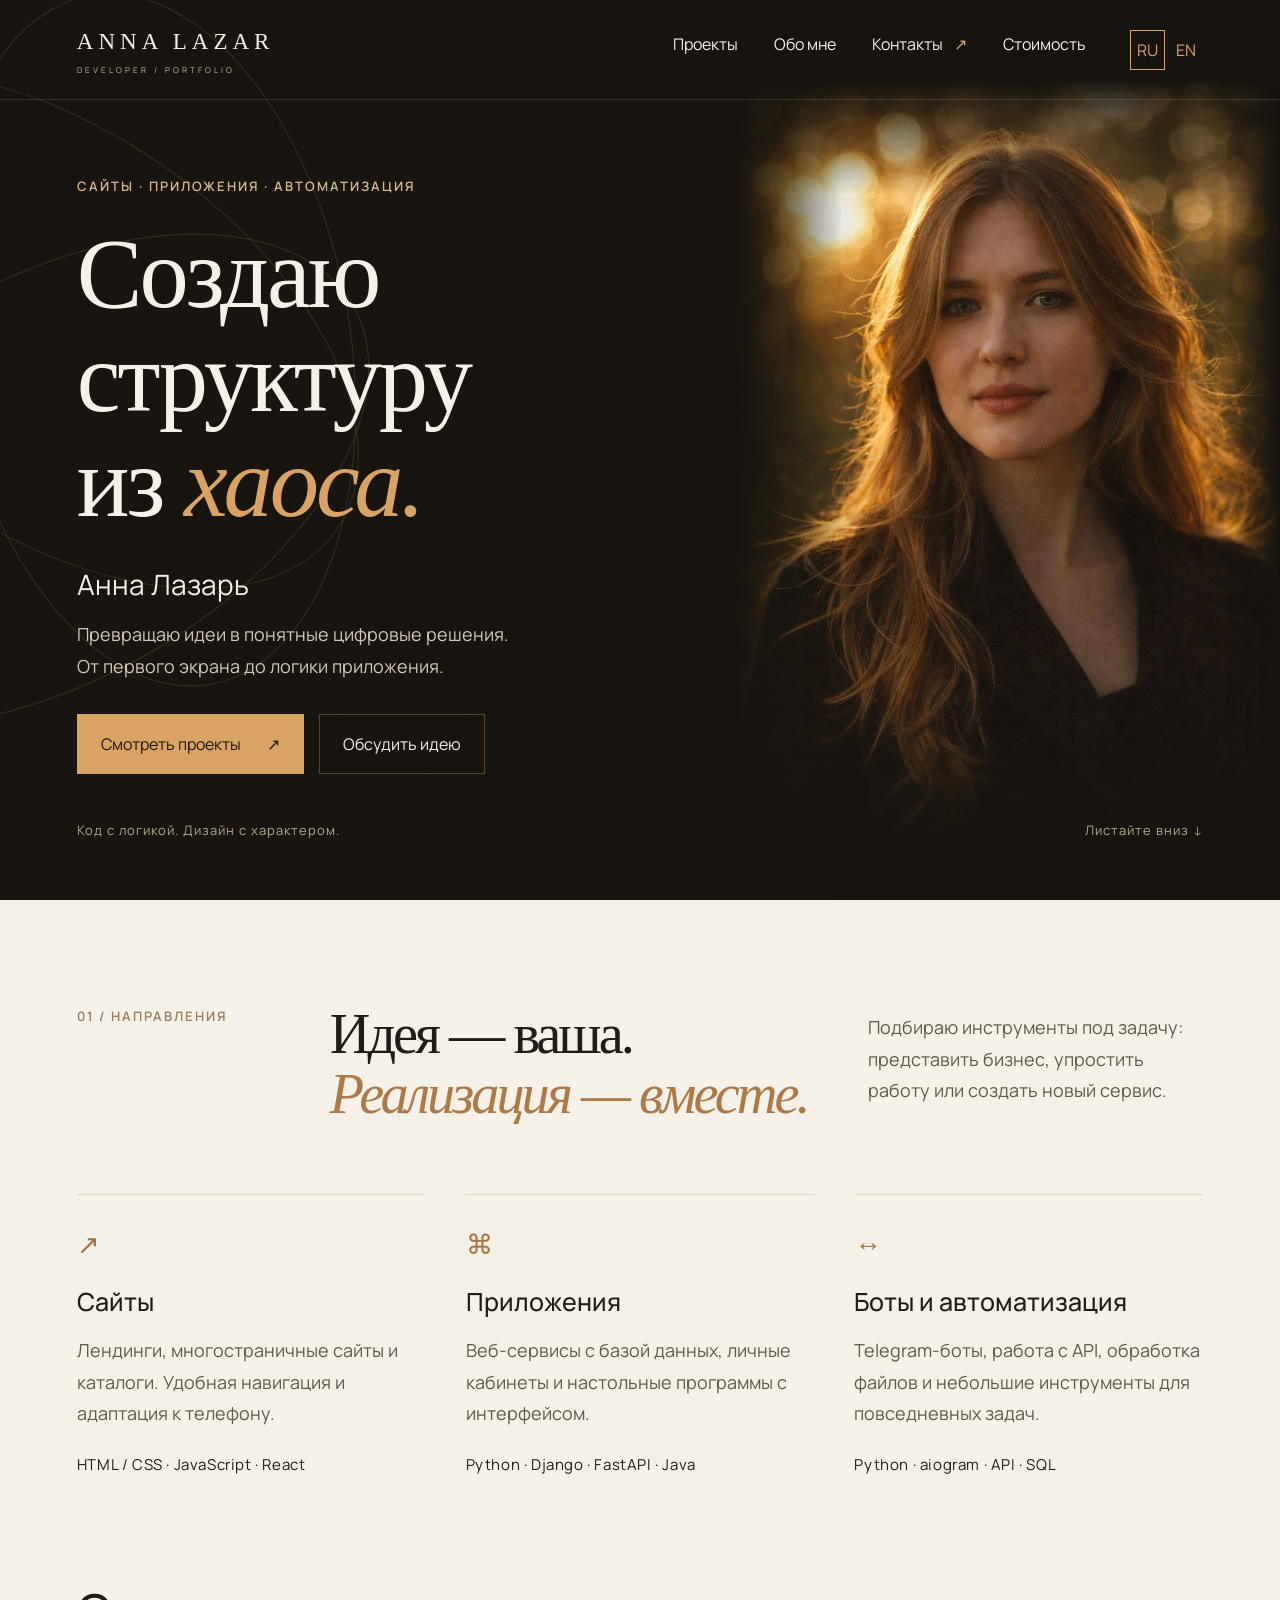
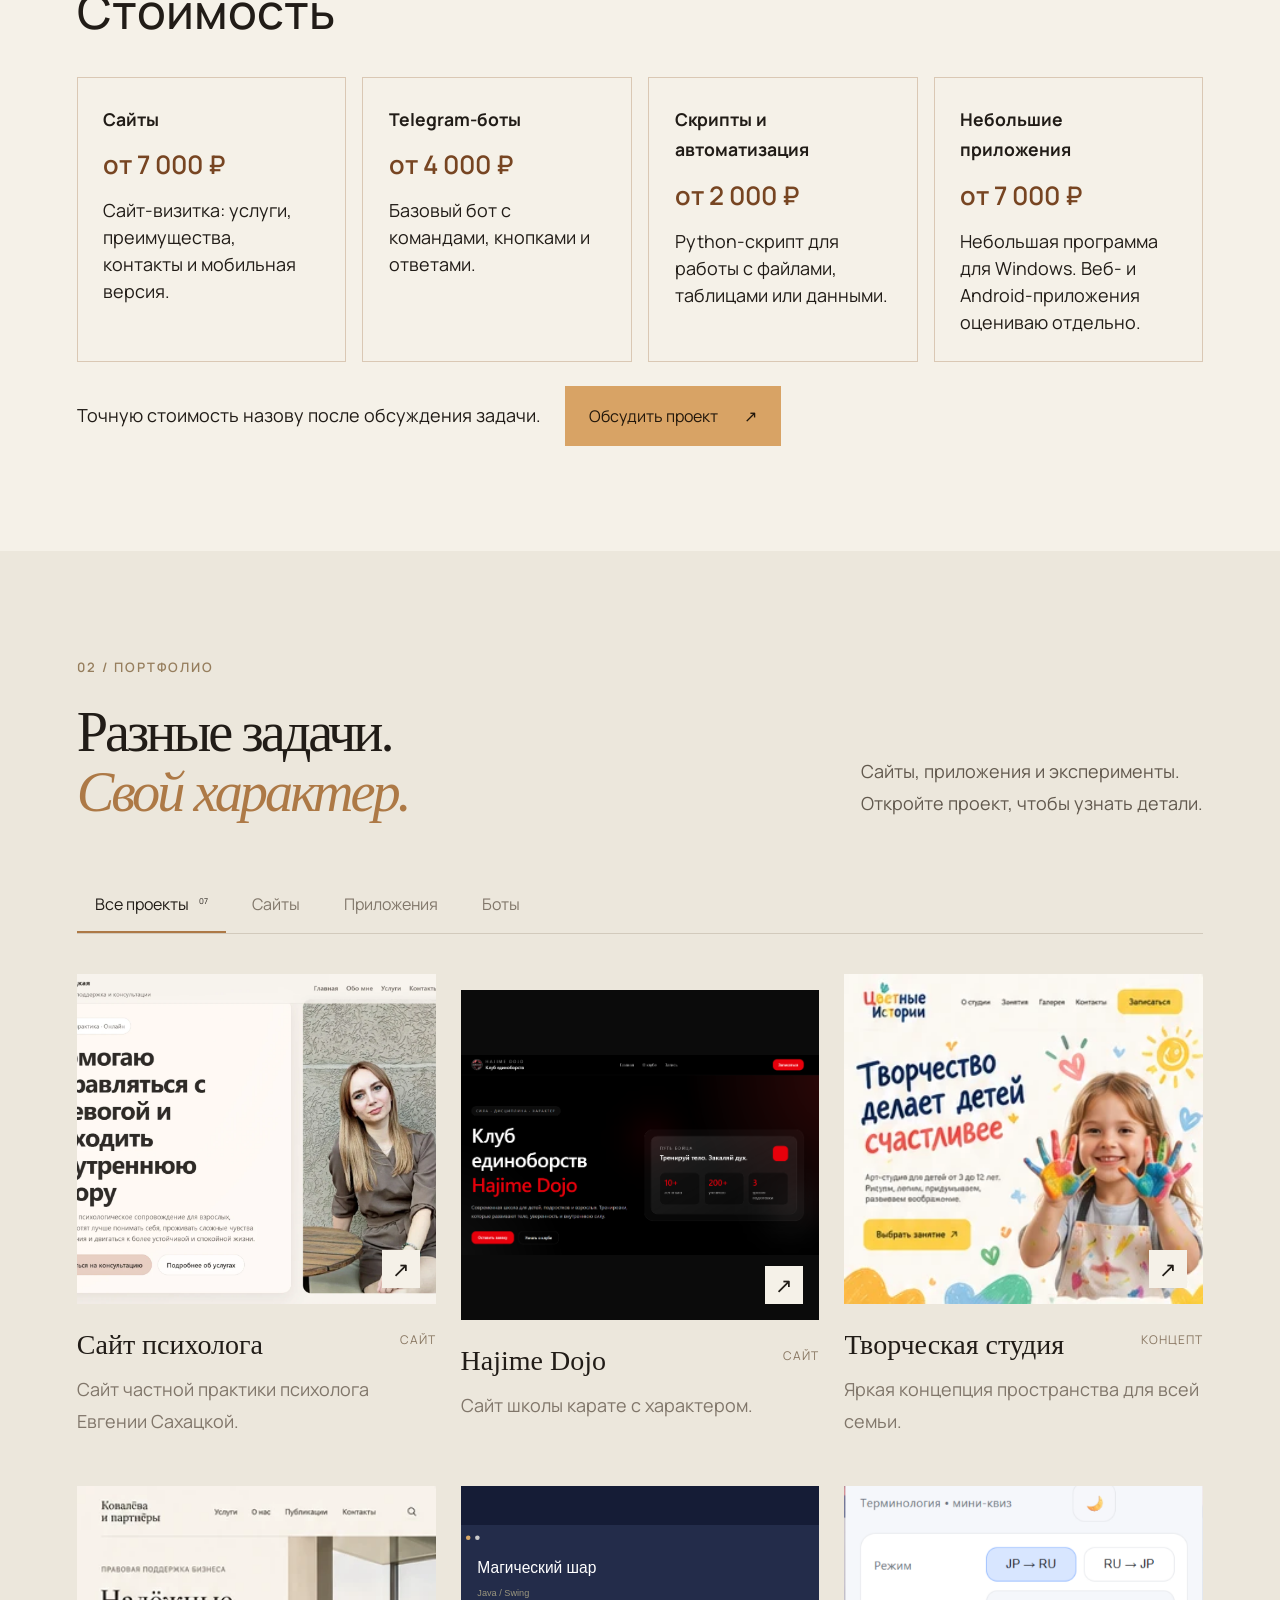
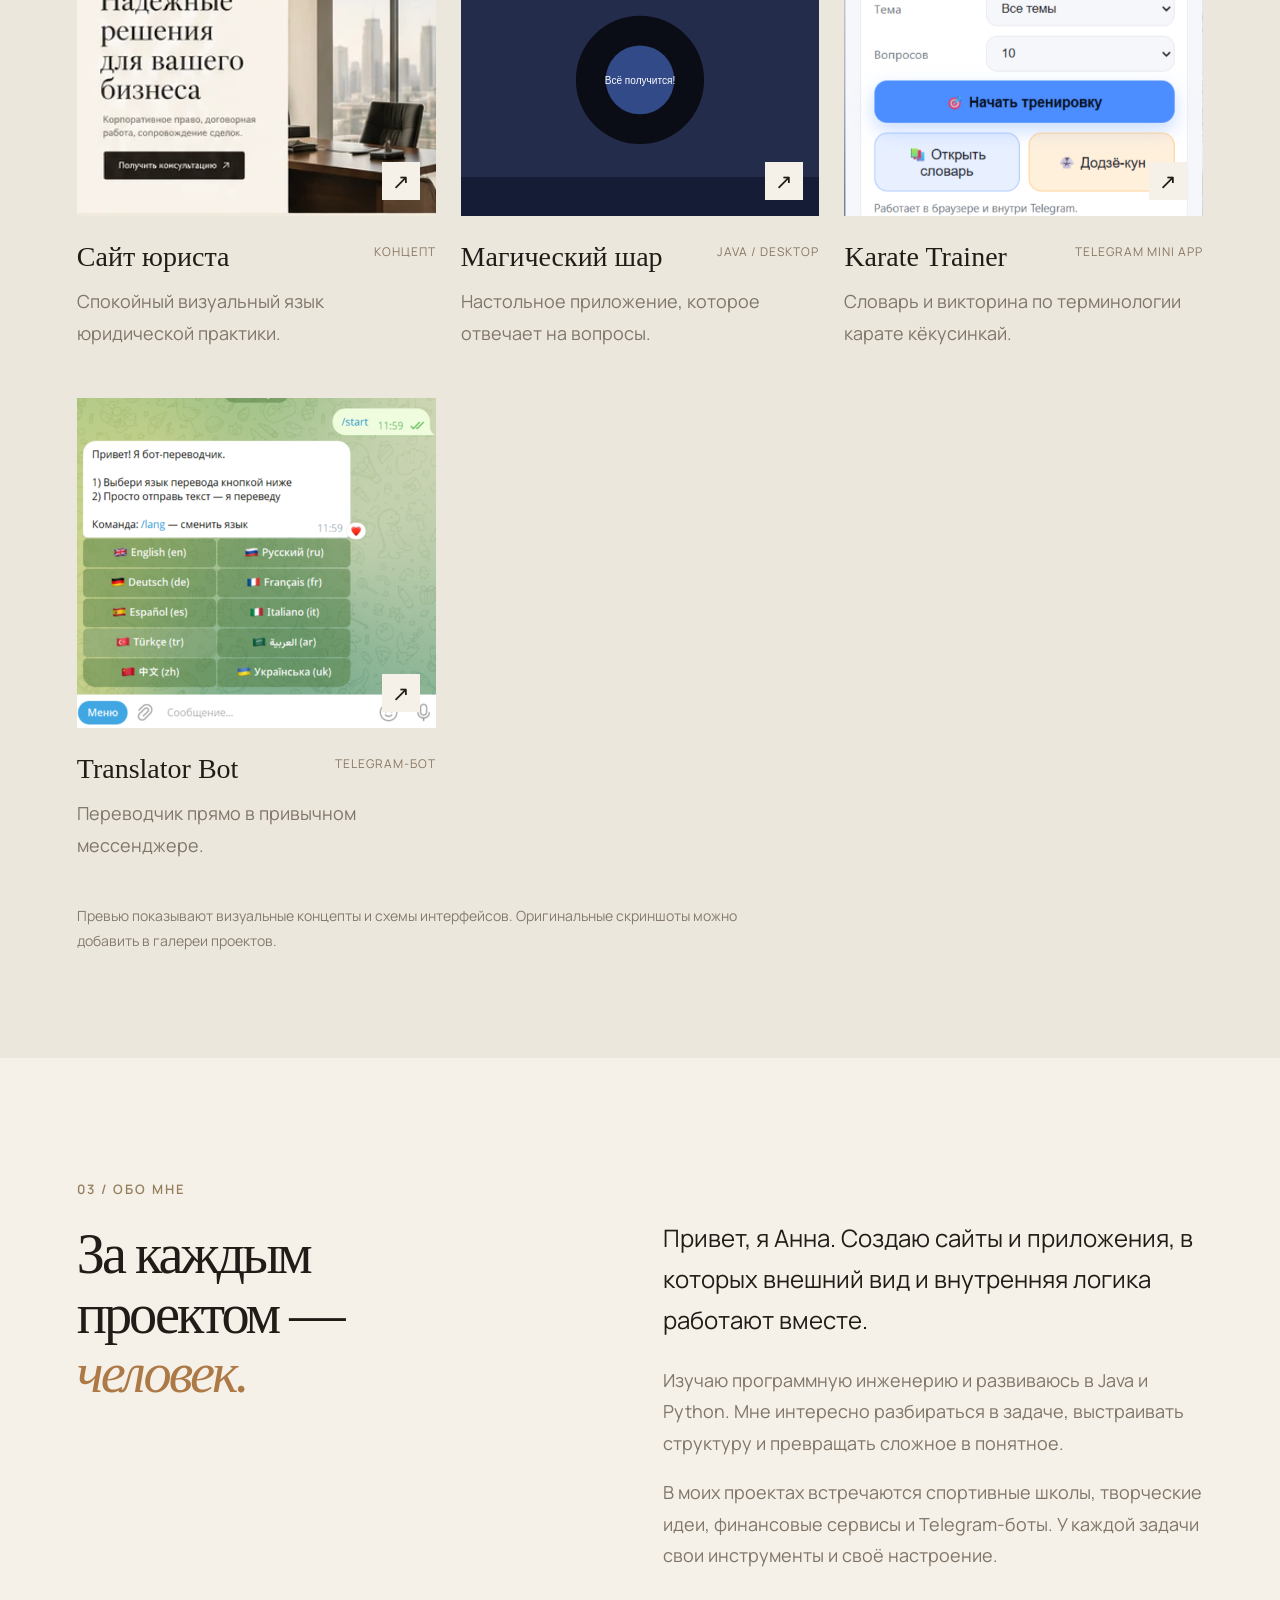
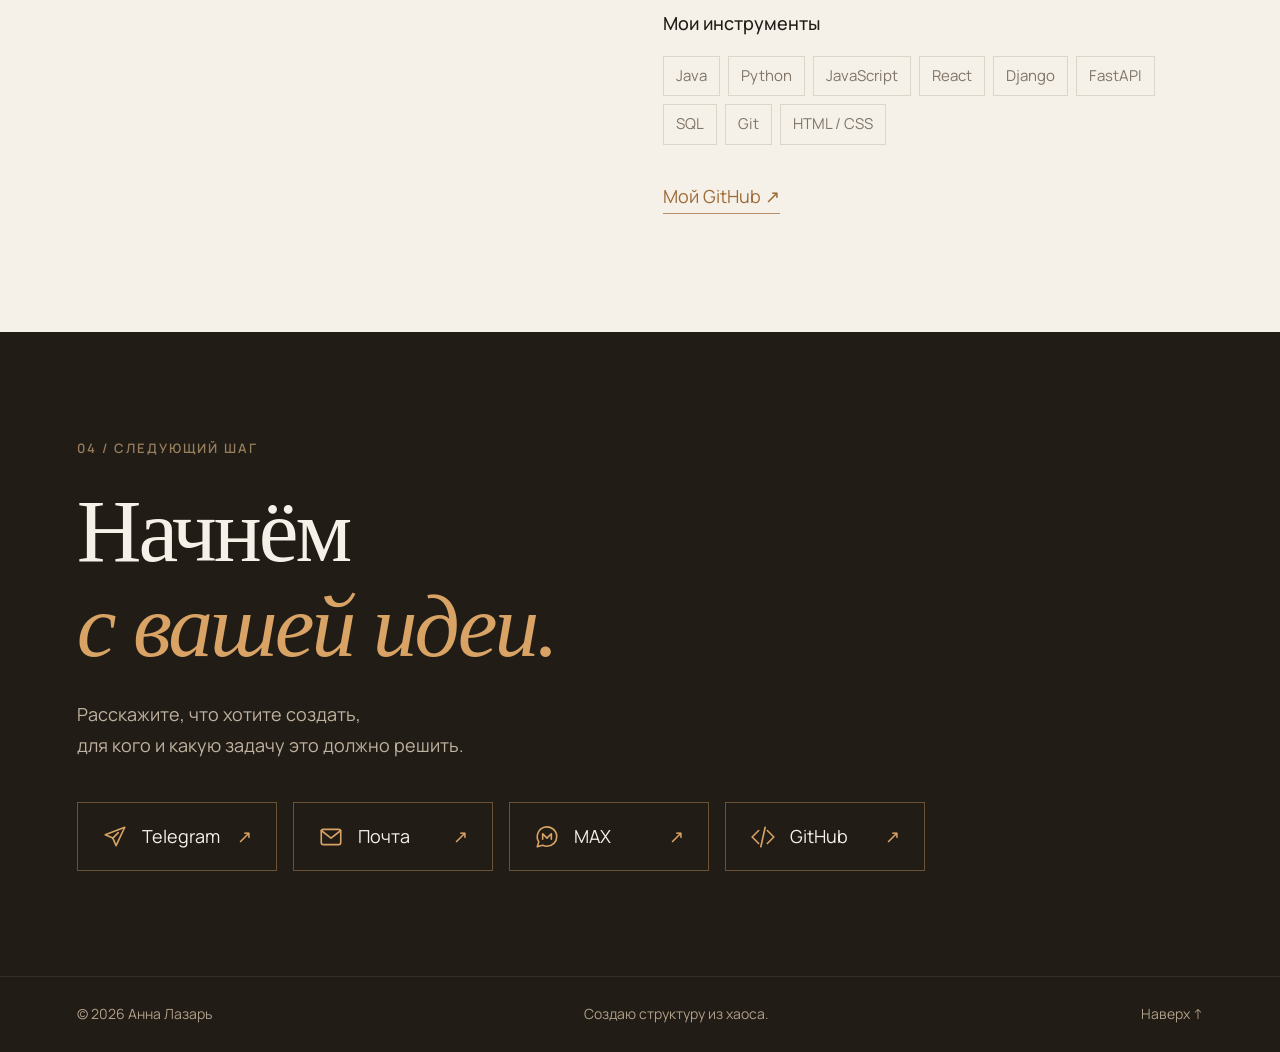
<file: index.html>
<!doctype html>
<html lang="ru">

<head>
    <meta charset="UTF-8">
    <meta name="viewport" content="width=device-width,initial-scale=1">
    <meta name="description"
        content="Анна Лазарь — разработка сайтов, приложений и Telegram-ботов. Проекты на Java, Python и JavaScript.">
    <title>Анна Лазарь — сайты и приложения</title>
    <link rel="stylesheet" href="style.css">
    <link rel="alternate" hreflang="ru" href="https://www.annalazar.tech/">
    <link rel="alternate" hreflang="en" href="https://www.annalazar.tech/en.html">
</head>

<body>
    <header><a class="brand" href="#home">ANNA LAZAR<span>DEVELOPER / PORTFOLIO</span></a>
        <nav aria-label="Основная навигация"><a href="#projects">Проекты</a><a href="#about">Обо мне</a><a
                href="#contact">Контакты <span>↗</span></a><a href="#pricing">Стоимость</a><span class="language-switch" role="group" aria-label="Язык сайта"><a href="index.html" lang="ru" hreflang="ru" aria-current="page">RU</a> <a href="en.html" lang="en" hreflang="en">EN</a></span></nav>
    </header>
    <main>
        <section class="hero" id="home"><img class="portrait" src="assets/anna.webp"
                alt="Портрет Анны Лазарь в тёплом вечернем свете">
            <div class="shade"></div>
            <div class="threads" aria-hidden="true"><i></i><i></i><i></i></div>
            <div class="hero-copy">
                <p class="eyebrow">САЙТЫ · ПРИЛОЖЕНИЯ · АВТОМАТИЗАЦИЯ</p>
                <h1>Создаю<br>структуру<br>из <em>хаоса.</em></h1>
                <p class="name">Анна Лазарь</p>
                <p class="intro">Превращаю идеи в понятные цифровые решения.<br>От первого экрана до логики приложения.
                </p>
                <div class="actions"><a class="button gold" href="#projects">Смотреть проекты <span>↗</span></a><a
                        class="button outline" href="#contact">Обсудить идею</a></div>
            </div>
            <div class="hero-bottom"><span>Код с логикой. Дизайн с характером.</span><a href="#services"
                    aria-label="Перейти к направлениям работы">Листайте вниз ↓</a></div>
        </section>
        <section class="services section" id="services">
            <div class="section-heading">
                <p class="eyebrow">01 / НАПРАВЛЕНИЯ</p>
                <h2>Идея — ваша.<br><em>Реализация — вместе.</em></h2>
                <p>Подбираю инструменты под задачу: представить бизнес, упростить работу или создать новый сервис.</p>
            </div>
            <div class="service-grid">
                <article><span class="service-icon">↗</span>
                    <h3>Сайты</h3>
                    <p>Лендинги, многостраничные сайты и каталоги. Удобная навигация и адаптация к телефону.</p>
                    <small>HTML / CSS · JavaScript · React</small>
                </article>
                <article><span class="service-icon">⌘</span>
                    <h3>Приложения</h3>
                    <p>Веб-сервисы с базой данных, личные кабинеты и настольные программы с интерфейсом.</p>
                    <small>Python · Django · FastAPI · Java</small>
                </article>
                <article><span class="service-icon">↔</span>
                    <h3>Боты и автоматизация</h3>
                    <p>Telegram-боты, работа с API, обработка файлов и небольшие инструменты для повседневных задач.</p>
                    <small>Python · aiogram · API · SQL</small>
                </article>
            </div>
            <div class="pricing" id="pricing" aria-labelledby="pricing-title">
                <h3 id="pricing-title">Стоимость</h3>
                <div class="pricing-grid">
                <article><h4>Сайты</h4><p class="price-amount">от 7&nbsp;000&nbsp;₽</p><p>Сайт-визитка: услуги, преимущества, контакты и мобильная версия.</p></article>
                <article><h4>Telegram-боты</h4><p class="price-amount">от 4&nbsp;000&nbsp;₽</p><p>Базовый бот с командами, кнопками и ответами.</p></article>
                <article><h4>Скрипты и автоматизация</h4><p class="price-amount">от 2&nbsp;000&nbsp;₽</p><p>Python-скрипт для работы с файлами, таблицами или данными.</p></article>
                <article><h4>Небольшие приложения</h4><p class="price-amount">от 7&nbsp;000&nbsp;₽</p><p>Небольшая программа для Windows. Веб- и Android-приложения оцениваю отдельно.</p></article>
                </div>
                <div class="pricing-footer"><p>Точную стоимость назову после обсуждения задачи.</p><a class="button gold" href="#contact">Обсудить проект <span aria-hidden="true">↗</span></a></div>
            </div>
        </section>
        <section class="projects section" id="projects">
            <div class="projects-heading">
                <div>
                    <p class="eyebrow">02 / ПОРТФОЛИО</p>
                    <h2>Разные задачи.<br><em>Свой характер.</em></h2>
                </div>
                <p>Сайты, приложения и эксперименты.<br>Откройте проект, чтобы узнать детали.</p>
            </div>
            <div class="filters" role="group" aria-label="Фильтр проектов"><button class="active" data-filter="all"
                    aria-pressed="true">Все проекты <sup>07</sup></button><button data-filter="site"
                    aria-pressed="false">Сайты</button><button data-filter="app"
                    aria-pressed="false">Приложения</button><button data-filter="bot" aria-pressed="false">Боты</button>
            </div>
            <div id="project-grid" class="project-grid"></div>
            <p class="gallery-note">Превью показывают визуальные концепты и схемы интерфейсов. Оригинальные скриншоты
                можно добавить в галереи проектов.</p>
        </section>
        <section class="about section" id="about">
            <div class="about-title">
                <p class="eyebrow">03 / ОБО МНЕ</p>
                <h2>За каждым<br>проектом —<br><em>человек.</em></h2>
            </div>
            <div class="about-copy">
                <p class="lead">Привет, я Анна. Создаю сайты и приложения, в которых внешний вид и внутренняя логика
                    работают вместе.</p>
                <p>Изучаю программную инженерию и развиваюсь в Java и Python. Мне интересно разбираться в задаче,
                    выстраивать структуру и превращать сложное в понятное.</p>
                <p>В моих проектах встречаются спортивные школы, творческие идеи, финансовые сервисы и Telegram-боты. У
                    каждой задачи свои инструменты и своё настроение.</p>
                <div class="stack">
                    <h3>Мои инструменты</h3>
                    <div class="tags">
                        <span>Java</span><span>Python</span><span>JavaScript</span><span>React</span><span>Django</span><span>FastAPI</span><span>SQL</span><span>Git</span><span>HTML
                            / CSS</span></div>
                </div><a class="text-link" href="https://github.com/anna-lazar-tech" target="_blank"
                    rel="noopener noreferrer">Мой GitHub ↗</a>
            </div>
        </section>
        <section class="contact section" id="contact">
            <p class="eyebrow">04 / СЛЕДУЮЩИЙ ШАГ</p>
            <h2>Начнём<br><em>с вашей идеи.</em></h2>
            <div class="contact-row">
                <p>Расскажите, что хотите создать,<br>для кого и какую задачу это должно решить.</p>
            </div>
            <div class="contact-links">
  <a class="contact-link"
     href="https://t.me/Lazar_Ani"
     target="_blank"
     rel="noopener noreferrer">
    <svg viewBox="0 0 24 24" aria-hidden="true">
      <path d="M21 3 3 10l7 3 3 7 8-17Z"/>
      <path d="m10 13 5-5"/>
    </svg>
    <span>Telegram</span>
    <span class="contact-arrow">↗</span>
  </a>

  <a class="contact-link" href="mailto:lazar.ann@yandex.ru">
    <svg viewBox="0 0 24 24" aria-hidden="true">
      <rect x="3" y="5" width="18" height="14" rx="2"/>
      <path d="m3 6 9 7 9-7"/>
    </svg>
    <span>Почта</span>
    <span class="contact-arrow">↗</span>
  </a>

  <a class="contact-link"
     href="https://max.ru/u/f9LHodD0cOLj7K4PYstRUdi7eJYuenlN5nJMKgXv1Fx8D9K31ULxKd9-l4A"
     target="_blank"
     rel="noopener noreferrer">
    <svg viewBox="0 0 24 24" aria-hidden="true">
      <path d="M21 11.5a9 9 0 0 1-9 9 10 10 0 0 1-4-.9L3 21l1.4-4.5A9 9 0 1 1 21 11.5Z"/>
      <path d="M8 14V9l4 4 4-4v5"/>
    </svg>
    <span>MAX</span>
    <span class="contact-arrow">↗</span>
  </a>
  <a class="contact-link" href="https://github.com/anna-lazar-tech" target="_blank" rel="noopener noreferrer">
    <svg viewBox="0 0 24 24" aria-hidden="true">
      <path d="m8 6-6 6 6 6m8-12 6 6-6 6m-2-15-4 18"/>
    </svg>
    <span>GitHub</span>
    <span class="contact-arrow">↗</span>
  </a>
</div>
        </section>
    </main>
    <footer><span>© <span id="year"></span> Анна Лазарь</span><span>Создаю структуру из хаоса.</span><a
            href="#home">Наверх ↑</a></footer>
    <dialog id="project-dialog" aria-labelledby="project-title"><button class="close"
            aria-label="Закрыть проект">×</button>
        <div id="project-detail"></div>
    </dialog>
    <dialog id="lightbox" aria-label="Просмотр изображения">
        <div class="viewer-bar"><span id="image-label"></span>
            <div><button id="zoom" aria-pressed="false">Увеличить +</button><button id="light-close"
                    aria-label="Закрыть изображение">×</button></div>
        </div>
        <div class="image-scroll"><img id="full-image" alt=""></div>
        <div class="viewer-nav"><button id="prev" aria-label="Предыдущее изображение">←</button><span
                id="image-counter"></span><button id="next" aria-label="Следующее изображение">→</button></div>
    </dialog>
    <script src="app.js"></script>
</body>

</html>
</file>
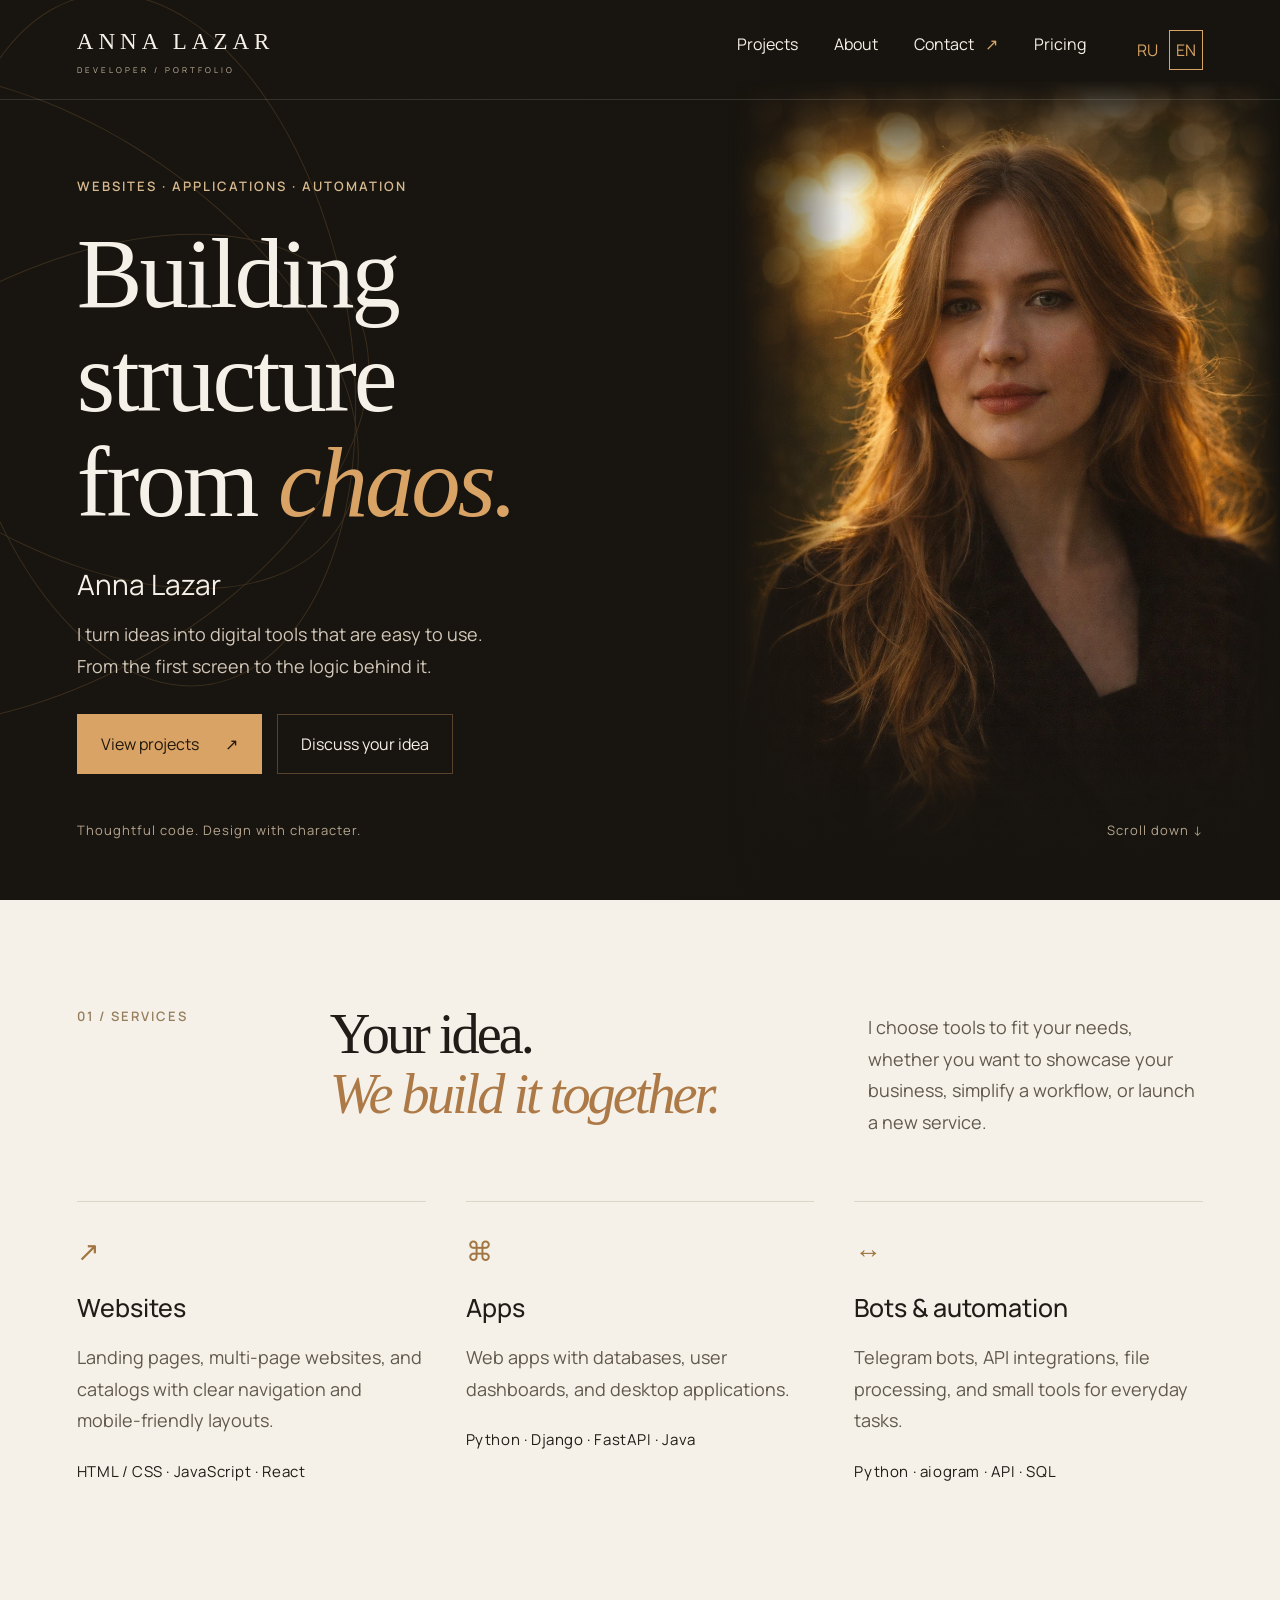
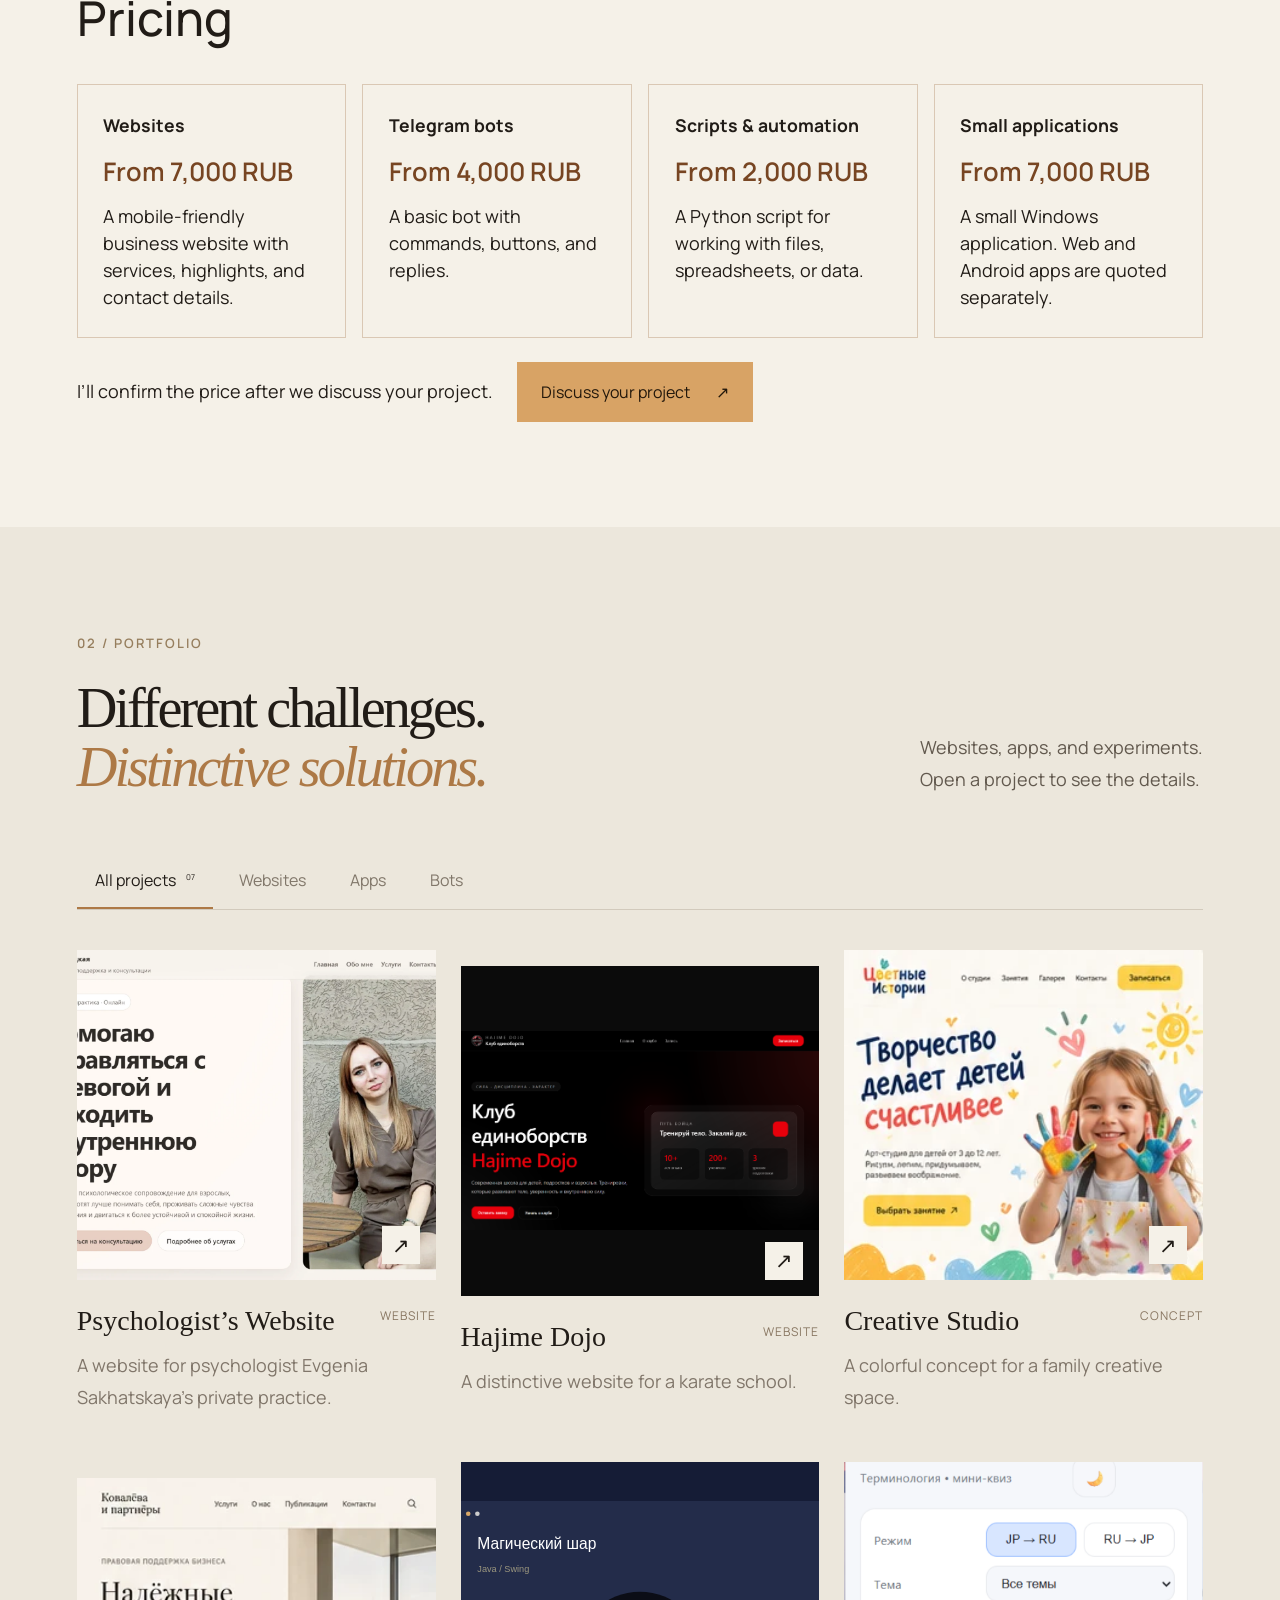
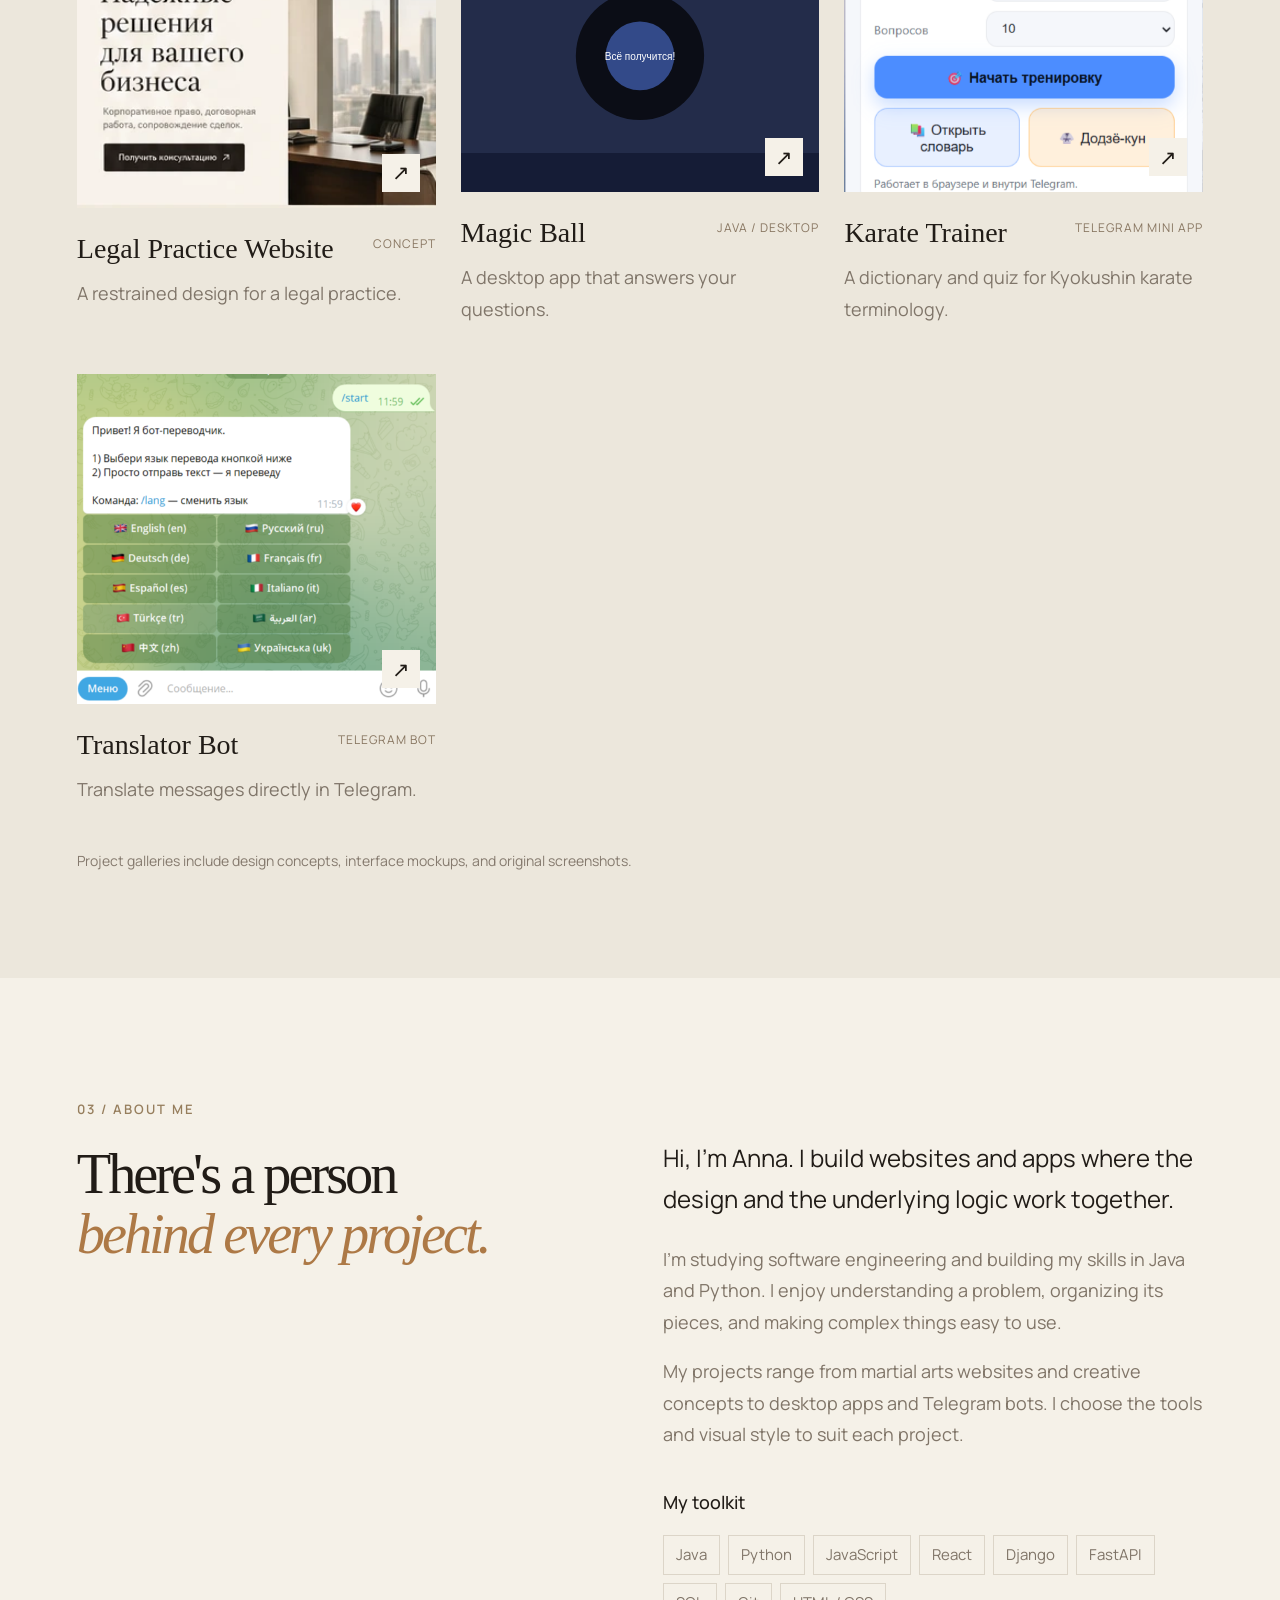
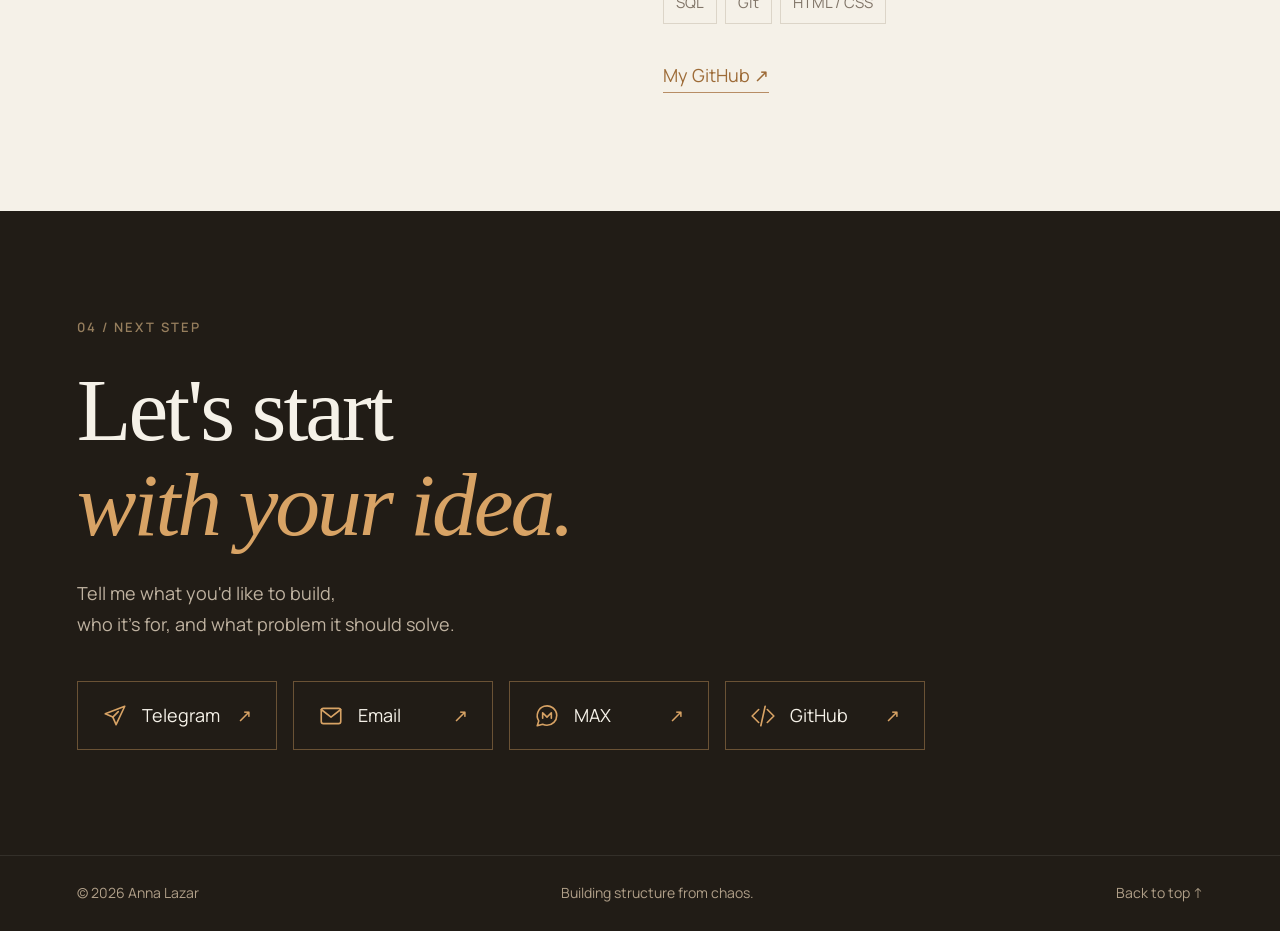
<file: en.html>
<!doctype html>
<html lang="en">

<head>
    <meta charset="UTF-8">
    <meta name="viewport" content="width=device-width,initial-scale=1">
    <meta name="description"
        content="Anna Lazar builds websites, applications, and Telegram bots with Java, Python, and JavaScript.">
    <title>Anna Lazar — Websites & Applications</title>
    <link rel="stylesheet" href="style.css">
    <link rel="alternate" hreflang="ru" href="https://www.annalazar.tech/">
    <link rel="alternate" hreflang="en" href="https://www.annalazar.tech/en.html">
</head>

<body>
    <header><a class="brand" href="#home">ANNA LAZAR<span>DEVELOPER / PORTFOLIO</span></a>
        <nav aria-label="Main navigation"><a href="#projects">Projects</a><a href="#about">About</a><a
                href="#contact">Contact <span>↗</span></a><a href="#pricing">Pricing</a><span class="language-switch" role="group" aria-label="Site language"><a href="index.html" lang="ru" hreflang="ru">RU</a> <a href="en.html" lang="en" hreflang="en" aria-current="page">EN</a></span></nav>
    </header>
    <main>
        <section class="hero" id="home"><img class="portrait" src="assets/anna.webp"
                alt="Portrait of Anna Lazar in warm evening light">
            <div class="shade"></div>
            <div class="threads" aria-hidden="true"><i></i><i></i><i></i></div>
            <div class="hero-copy">
                <p class="eyebrow">WEBSITES · APPLICATIONS · AUTOMATION</p>
                <h1>Building<br>structure<br>from <em>chaos.</em></h1>
                <p class="name">Anna Lazar</p>
                <p class="intro">I turn ideas into digital tools that are easy to use.<br>From the first screen to the logic behind it.
                </p>
                <div class="actions"><a class="button gold" href="#projects">View projects <span>↗</span></a><a
                        class="button outline" href="#contact">Discuss your idea</a></div>
            </div>
            <div class="hero-bottom"><span>Thoughtful code. Design with character.</span><a href="#services"
                    aria-label="Explore services">Scroll down ↓</a></div>
        </section>
        <section class="services section" id="services">
            <div class="section-heading">
                <p class="eyebrow">01 / SERVICES</p>
                <h2>Your idea.<br><em>We build it together.</em></h2>
                <p>I choose tools to fit your needs, whether you want to showcase your business, simplify a workflow, or launch a new service.</p>
            </div>
            <div class="service-grid">
                <article><span class="service-icon">↗</span>
                    <h3>Websites</h3>
                    <p>Landing pages, multi-page websites, and catalogs with clear navigation and mobile-friendly layouts.</p>
                    <small>HTML / CSS · JavaScript · React</small>
                </article>
                <article><span class="service-icon">⌘</span>
                    <h3>Apps</h3>
                    <p>Web apps with databases, user dashboards, and desktop applications.</p>
                    <small>Python · Django · FastAPI · Java</small>
                </article>
                <article><span class="service-icon">↔</span>
                    <h3>Bots & automation</h3>
                    <p>Telegram bots, API integrations, file processing, and small tools for everyday tasks.</p>
                    <small>Python · aiogram · API · SQL</small>
                </article>
            </div>
            <div class="pricing" id="pricing" aria-labelledby="pricing-title">
                <h3 id="pricing-title">Pricing</h3>
                <div class="pricing-grid">
                <article><h4>Websites</h4><p class="price-amount">From 7,000 RUB</p><p>A mobile-friendly business website with services, highlights, and contact details.</p></article>
                <article><h4>Telegram bots</h4><p class="price-amount">From 4,000 RUB</p><p>A basic bot with commands, buttons, and replies.</p></article>
                <article><h4>Scripts & automation</h4><p class="price-amount">From 2,000 RUB</p><p>A Python script for working with files, spreadsheets, or data.</p></article>
                <article><h4>Small applications</h4><p class="price-amount">From 7,000 RUB</p><p>A small Windows application. Web and Android apps are quoted separately.</p></article>
                </div>
                <div class="pricing-footer"><p>I’ll confirm the price after we discuss your project.</p><a class="button gold" href="#contact">Discuss your project <span aria-hidden="true">↗</span></a></div>
            </div>
        </section>
        <section class="projects section" id="projects">
            <div class="projects-heading">
                <div>
                    <p class="eyebrow">02 / PORTFOLIO</p>
                    <h2>Different challenges.<br><em>Distinctive solutions.</em></h2>
                </div>
                <p>Websites, apps, and experiments.<br>Open a project to see the details.</p>
            </div>
            <div class="filters" role="group" aria-label="Filter projects"><button class="active" data-filter="all"
                    aria-pressed="true">All projects <sup>07</sup></button><button data-filter="site"
                    aria-pressed="false">Websites</button><button data-filter="app"
                    aria-pressed="false">Apps</button><button data-filter="bot" aria-pressed="false">Bots</button>
            </div>
            <div id="project-grid" class="project-grid"></div>
            <p class="gallery-note">Project galleries include design concepts, interface mockups, and original screenshots.</p>
        </section>
        <section class="about section" id="about">
            <div class="about-title">
                <p class="eyebrow">03 / ABOUT ME</p>
                <h2>There's a person<br><em>behind every project.</em></h2>
            </div>
            <div class="about-copy">
                <p class="lead">Hi, I'm Anna. I build websites and apps where the design and the underlying logic work together.</p>
                <p>I'm studying software engineering and building my skills in Java and Python. I enjoy understanding a problem, organizing its pieces, and making complex things easy to use.</p>
                <p>My projects range from martial arts websites and creative concepts to desktop apps and Telegram bots. I choose the tools and visual style to suit each project.</p>
                <div class="stack">
                    <h3>My toolkit</h3>
                    <div class="tags">
                        <span>Java</span><span>Python</span><span>JavaScript</span><span>React</span><span>Django</span><span>FastAPI</span><span>SQL</span><span>Git</span><span>HTML
                            / CSS</span></div>
                </div><a class="text-link" href="https://github.com/anna-lazar-tech" target="_blank"
                    rel="noopener noreferrer">My GitHub ↗</a>
            </div>
        </section>
        <section class="contact section" id="contact">
            <p class="eyebrow">04 / NEXT STEP</p>
            <h2>Let's start<br><em>with your idea.</em></h2>
            <div class="contact-row">
                <p>Tell me what you'd like to build,<br>who it's for, and what problem it should solve.</p>
            </div>
            <div class="contact-links">
  <a class="contact-link"
     href="https://t.me/Lazar_Ani"
     target="_blank"
     rel="noopener noreferrer">
    <svg viewBox="0 0 24 24" aria-hidden="true">
      <path d="M21 3 3 10l7 3 3 7 8-17Z"/>
      <path d="m10 13 5-5"/>
    </svg>
    <span>Telegram</span>
    <span class="contact-arrow">↗</span>
  </a>

  <a class="contact-link" href="mailto:lazar.ann@yandex.ru">
    <svg viewBox="0 0 24 24" aria-hidden="true">
      <rect x="3" y="5" width="18" height="14" rx="2"/>
      <path d="m3 6 9 7 9-7"/>
    </svg>
    <span>Email</span>
    <span class="contact-arrow">↗</span>
  </a>

  <a class="contact-link"
     href="https://max.ru/u/f9LHodD0cOLj7K4PYstRUdi7eJYuenlN5nJMKgXv1Fx8D9K31ULxKd9-l4A"
     target="_blank"
     rel="noopener noreferrer">
    <svg viewBox="0 0 24 24" aria-hidden="true">
      <path d="M21 11.5a9 9 0 0 1-9 9 10 10 0 0 1-4-.9L3 21l1.4-4.5A9 9 0 1 1 21 11.5Z"/>
      <path d="M8 14V9l4 4 4-4v5"/>
    </svg>
    <span>MAX</span>
    <span class="contact-arrow">↗</span>
  </a>
  <a class="contact-link" href="https://github.com/anna-lazar-tech" target="_blank" rel="noopener noreferrer">
    <svg viewBox="0 0 24 24" aria-hidden="true">
      <path d="m8 6-6 6 6 6m8-12 6 6-6 6m-2-15-4 18"/>
    </svg>
    <span>GitHub</span>
    <span class="contact-arrow">↗</span>
  </a>
</div>
        </section>
    </main>
    <footer><span>© <span id="year"></span> Anna Lazar</span><span>Building structure from chaos.</span><a
            href="#home">Back to top ↑</a></footer>
    <dialog id="project-dialog" aria-labelledby="project-title"><button class="close"
            aria-label="Close project">×</button>
        <div id="project-detail"></div>
    </dialog>
    <dialog id="lightbox" aria-label="Image viewer">
        <div class="viewer-bar"><span id="image-label"></span>
            <div><button id="zoom" aria-pressed="false">Zoom in +</button><button id="light-close"
                    aria-label="Close image">×</button></div>
        </div>
        <div class="image-scroll"><img id="full-image" alt=""></div>
        <div class="viewer-nav"><button id="prev" aria-label="Previous image">←</button><span
                id="image-counter"></span><button id="next" aria-label="Next image">→</button></div>
    </dialog>
    <script src="app-en.js"></script>
</body>

</html>
</file>
<file: style.css>
@import url('https://fonts.googleapis.com/css2?family=DM+Sans:wght@400;500;600&family=Manrope:wght@400;500;600;700&display=swap');
:root{--ink:#211c17;--cream:#f5f1e8;--gold:#d8a365;--muted:#82796d;--line:#dcd5c8}*{box-sizing:border-box}html{scroll-behavior:smooth;scroll-padding-top:85px}body{margin:0;background:var(--cream);color:var(--ink);font-family:Manrope,Arial,sans-serif;font-size:15px;line-height:1.7}a{color:inherit;text-decoration:none}button{font:inherit;cursor:pointer}button:focus-visible,a:focus-visible{outline:3px solid var(--gold);outline-offset:5px}header{position:absolute;z-index:3;width:100%;height:100px;display:flex;align-items:center;justify-content:space-between;padding:0 6%;color:var(--cream);border-bottom:1px solid #ffffff20}.brand{font-family:Georgia,serif;letter-spacing:5px;font-size:23px}.brand span{display:block;font-family:Manrope,sans-serif;font-size:8px;letter-spacing:3px;color:#c6b79f}nav{display:flex;gap:36px;font-size:13px}nav a:hover{color:var(--gold)}nav span{color:var(--gold);padding-left:8px}.hero{min-height:850px;height:100svh;max-height:1120px;position:relative;overflow:hidden;background:#17140f;color:var(--cream)}.portrait{position:absolute;right:0;top:0;height:100%;width:62%;object-fit:cover;object-position:center 35%}.shade{position:absolute;inset:0;background:linear-gradient(90deg,#18140f 3%,#18140ff5 25%,#18140f90 47%,transparent 69%),linear-gradient(0deg,#17140f 0%,transparent 24%)}.hero-copy{position:relative;z-index:1;padding:175px 6% 100px}.eyebrow{font-size:10px;font-weight:600;letter-spacing:2.5px;margin:0 0 24px;color:#967e5d}.hero .eyebrow{color:#d7b98d}h1,h2,h3,p{margin-top:0}h1,h2{font-family:Georgia,'Times New Roman',serif;font-weight:400;letter-spacing:-3px;line-height:1.06}h1{font-size:clamp(72px,7.7vw,120px);margin:0 0 25px}em{font-weight:400;color:#ad7946}h1 em,.contact em{color:var(--gold)}.name{font-size:24px;margin-bottom:10px}.intro{color:#c0b6a8;font-size:14px;max-width:440px}.actions{display:flex;gap:15px;margin-top:32px}.button{display:inline-flex;gap:26px;align-items:center;justify-content:center;padding:15px 23px;font-size:12px;border:1px solid transparent;transition:background .2s,transform .2s}.button:hover{transform:translateY(-3px)}.gold{background:var(--gold);color:#22170b}.gold:hover{background:#edbe85}.outline{border-color:#b38b5266;color:var(--cream)}.hero-bottom{position:absolute;z-index:1;bottom:29px;left:6%;right:6%;display:flex;justify-content:space-between;font-size:10px;letter-spacing:1px;color:#b5a58e}.threads{position:absolute;inset:130px 40% 50px -300px;opacity:.17;pointer-events:none}.threads i{position:absolute;width:700px;height:400px;border:1px solid #dba962;border-radius:50%;transform:rotate(35deg)}.threads i:nth-child(2){transform:rotate(-30deg);top:150px}.threads i:nth-child(3){transform:rotate(80deg);top:10px;left:100px}.section{padding:105px 6%}h2{font-size:clamp(42px,4.4vw,68px);margin-bottom:25px}.section-heading{display:grid;grid-template-columns:.65fr 1.5fr 1fr;gap:35px;align-items:start}.section-heading>p:last-child{color:var(--muted);font-size:13px;padding-top:7px}.service-grid{display:grid;grid-template-columns:repeat(3,1fr);gap:40px;margin-top:45px}.service-grid article{border-top:1px solid var(--line);padding-top:25px}.service-icon{color:#a17643;font-size:27px}h3{font-size:19px;font-weight:500;margin:12px 0}.service-grid p{font-size:13px;color:var(--muted);max-width:330px}.service-grid small{font-size:10px;letter-spacing:.6px}.projects{background:#ece7dc}.projects-heading{display:flex;justify-content:space-between;align-items:end}.projects-heading>p{font-size:13px;color:var(--muted);padding-bottom:10px}.filters{display:flex;gap:8px;flex-wrap:wrap;margin:30px 0 40px;border-bottom:1px solid #d2cabc}.filters button{border:0;background:transparent;padding:13px 18px;color:#81776a;font-size:12px;border-bottom:2px solid transparent}.filters button.active{color:var(--ink);border-color:#ad7946}.filters sup{font-size:8px;padding-left:7px}.project-grid{display:grid;grid-template-columns:repeat(3,1fr);gap:44px 25px}.project-card{border:0;text-align:left;padding:0;background:none;color:inherit}.cover{height:330px;overflow:hidden;background:#ddd6c8;position:relative}.cover img{width:100%;height:100%;object-fit:cover;object-position:top;transition:transform .6s}.project-card:hover img{transform:scale(1.04)}.project-card .arrow{position:absolute;right:16px;bottom:16px;width:38px;height:38px;display:grid;place-items:center;background:var(--cream);font-size:21px}.card-meta{display:flex;justify-content:space-between;gap:12px;padding-top:16px}.card-meta h3{font-family:Georgia,serif;font-size:24px;margin:0}.card-meta span{font-size:9px;letter-spacing:1px;color:#887661;padding-top:9px}.project-card p{font-size:12px;color:#80766a;margin:5px 0}.gallery-note{margin:38px 0 0;font-size:11px;color:#857a6e;max-width:660px}.about{display:grid;grid-template-columns:1fr 1.2fr;gap:12%;padding-top:120px;padding-bottom:120px}.about-copy{padding-top:40px;font-size:13px;color:#807568}.about-copy .lead{color:var(--ink);font-size:21px;line-height:1.7}.stack{margin:36px 0}.stack h3{font-size:12px;color:var(--ink);margin-bottom:17px}.tags{display:flex;gap:8px;flex-wrap:wrap}.tags span{border:1px solid var(--line);padding:6px 12px;font-size:11px}.text-link{color:#9d6b37;border-bottom:1px solid #b78d65;padding-bottom:5px}.contact{background:#211c16;color:var(--cream)}.contact h2{font-size:clamp(58px,7vw,100px)}.contact-row{display:flex;align-items:center;justify-content:space-between;gap:30px;max-width:1000px}.contact-row p{color:#bfb2a0;font-size:14px;margin:0}.contact-note{color:#a99a87;font-size:11px;margin:35px 0 0}footer{background:#211c16;border-top:1px solid #ffffff15;display:flex;justify-content:space-between;gap:20px;padding:25px 6%;font-size:10px;color:#b09f88}dialog{border:0;padding:0;color:var(--ink);background:var(--cream);max-height:90svh;width:min(1000px,92vw);max-width:none;overscroll-behavior:contain}dialog::backdrop{background:#15110de0;backdrop-filter:blur(7px)}.close{position:sticky;top:15px;float:right;margin:15px 18px -55px 0;z-index:2;border:1px solid #b7a58c;background:var(--cream);width:40px;height:40px;font-size:25px}.detail{padding:55px}.detail h2{font-size:50px;padding-right:30px}.detail p{font-size:14px;color:#7a6c5d;max-width:740px}.detail .tags{margin:20px 0 30px}.detail ul{padding-left:20px;color:#6b5d4f;font-size:13px}.detail-gallery{display:grid;grid-template-columns:1fr 1fr;gap:18px;margin-top:25px}.detail-gallery button{padding:0;background:none;border:0;text-align:left}.detail-gallery img{width:100%;height:300px;object-fit:cover;object-position:top;background:#e2d9cd}.detail-gallery span{display:block;font-size:11px;padding:8px 0;color:#8b714d}#lightbox{width:96vw;height:94svh;background:#191714;color:#eee;max-height:94svh}.viewer-bar,.viewer-nav{display:flex;justify-content:space-between;align-items:center;padding:15px 22px;font-size:12px}.viewer-bar button,.viewer-nav button{color:#fff;background:none;border:1px solid #62533f;padding:6px 15px}.image-scroll{height:calc(100% - 130px);overflow:auto;text-align:center}.image-scroll img{max-width:100%;max-height:100%;object-fit:contain}.image-scroll img.zoomed{max-height:none;max-width:none;width:1400px}.viewer-nav{justify-content:center;gap:30px}body:has(dialog[open]){overflow:hidden}@media(min-width:1550px){.section{padding-left:max(6%,calc((100vw - 1400px)/2));padding-right:max(6%,calc((100vw - 1400px)/2))}}@media(max-width:950px){.hero{min-height:770px}.hero-copy{padding-top:165px}.portrait{width:75%;right:-10%}.shade{background:linear-gradient(90deg,#18140f 0%,#18140fe8 26%,#18140f55 65%,transparent)}.section-heading{grid-template-columns:1fr 2fr}.section-heading>p:last-child{grid-column:2}.project-grid{grid-template-columns:1fr 1fr}.cover{height:360px}.about{gap:7%}.service-grid{gap:25px}}@media(max-width:600px){header{height:80px;padding:0 6%}.brand{font-size:17px;letter-spacing:3px}.brand span{font-size:6px;letter-spacing:2px}nav{gap:14px;font-size:10px}.hero{height:auto;min-height:850px}.portrait{height:540px;width:100%;right:0;object-position:center 22%;opacity:.8}.shade{background:linear-gradient(0deg,#18140f 30%,#18140f60 70%,#18140f20)}.hero-copy{padding:380px 6% 100px}h1{font-size:64px;line-height:1.02;letter-spacing:-2px}.hero .eyebrow{font-size:8px;letter-spacing:1.5px;margin-bottom:18px}.name{font-size:20px}.intro{font-size:12px}.actions{gap:10px;margin-top:25px}.button{padding:13px 15px;font-size:11px;gap:12px}.hero-bottom{font-size:8px;bottom:22px}.hero-bottom>span{max-width:170px}.section{padding:65px 6%}.section-heading{display:block}.section-heading>p:last-child{max-width:330px}h2{letter-spacing:-1.6px}.service-grid{grid-template-columns:1fr;gap:25px;margin-top:30px}.service-grid p{max-width:none}.service-icon{float:right}.projects-heading{display:block}.projects-heading>p{font-size:12px}.filters{gap:0;margin-top:20px}.filters button{padding:12px 10px;font-size:11px}.project-grid{grid-template-columns:1fr;gap:30px}.cover{height:400px}.about{grid-template-columns:1fr;gap:0}.about-title h2 br{display:none}.about-copy{padding-top:0}.about-copy .lead{font-size:19px}.contact-row{display:block}.contact-row .button{margin-top:24px}footer{flex-wrap:wrap;font-size:9px}footer>span:nth-child(2){display:none}.detail{padding:35px 23px}.detail h2{font-size:36px;margin-top:20px}.detail-gallery{grid-template-columns:1fr}.detail-gallery img{height:320px}.viewer-bar{padding:12px 10px;font-size:10px}.viewer-bar button{padding:5px 8px}.threads{display:none}}@media(prefers-reduced-motion:reduce){html{scroll-behavior:auto}*{transition:none!important}}

/* Портрет на компьютере */
@media (min-width: 951px) {
  .portrait {
    top: 80px;
    right: 0;
    width: 58%;
    height: calc(100% - 80px);
    object-fit: contain;
    object-position: right bottom;
  }
}

/* Портрет с мягким переходом в фон */
@media (min-width: 951px) {
  .portrait {
    top: 80px;
    right: 0;
    width: auto;
    height: calc(100% - 80px);
    max-width: 58%;
    object-fit: contain;
    object-position: right bottom;

    /* Плавно скрываем края фотографии */
    -webkit-mask-image:
      linear-gradient(
        to right,
        transparent 0%,
        black 20%,
        black 90%,
        transparent 100%
      ),
      linear-gradient(
        to bottom,
        transparent 0%,
        black 14%,
        black 78%,
        transparent 100%
      );
    -webkit-mask-composite: source-in;

    mask-image:
      linear-gradient(
        to right,
        transparent 0%,
        black 20%,
        black 90%,
        transparent 100%
      ),
      linear-gradient(
        to bottom,
        transparent 0%,
        black 14%,
        black 78%,
        transparent 100%
      );
    mask-composite: intersect;
  }
}

/* Более крупный и читаемый текст */
:root {
  --muted: #62594e;
}

body {
  font-size: 18px;
  line-height: 1.75;
}

/* Навигация и кнопки */
nav {
  font-size: 16px;
}

.button,
.filters button {
  font-size: 16px;
}

/* Подписи разделов */
.eyebrow,
.hero .eyebrow {
  font-size: 13px;
  letter-spacing: 2px;
}

/* Первый экран */
.name {
  font-size: 28px;
}

.intro {
  font-size: 18px;
  max-width: 520px;
  color: #d2c7b8;
}

.hero-bottom {
  font-size: 13px;
}

/* Описания направлений и проектов */
.section-heading > p:last-child,
.projects-heading > p,
.service-grid p,
.project-card p,
.about-copy,
.detail p,
.detail ul,
.contact-row p {
  font-size: 18px;
}

.service-grid p {
  max-width: none;
}

.service-grid h3 {
  font-size: 25px;
}

.service-grid small {
  font-size: 15px;
}

.card-meta {
  flex-wrap: wrap;
}

.card-meta h3 {
  font-size: 28px;
}

.card-meta span {
  font-size: 12px;
}

/* Обо мне и технологии */
.about-copy .lead {
  font-size: 24px;
}

.stack h3 {
  font-size: 18px;
}

.tags span {
  font-size: 15px;
}

/* Подписи и контакты */
.gallery-note,
.contact-note,
.detail-gallery span,
footer {
  font-size: 14px;
}

.viewer-bar,
.viewer-nav {
  font-size: 16px;
}

/* На телефоне сохраняем удобный размер */
@media (max-width: 600px) {
  nav,
  .button,
  .filters button {
    font-size: 14px;
  }

  .intro,
  .section-heading > p:last-child,
  .projects-heading > p,
  .service-grid p,
  .project-card p,
  .about-copy,
  .detail p,
  .detail ul,
  .contact-row p {
    font-size: 17px;
  }

  .about-copy .lead {
    font-size: 21px;
  }

  .hero .eyebrow {
    font-size: 11px;
  }

  .hero-bottom {
    font-size: 11px;
  }

  .hero {
    min-height: 950px;
  }

  .actions {
    flex-wrap: wrap;
  }
}

/* Кнопки связи */
.contact-links {
  display: flex;
  flex-wrap: wrap;
  gap: 16px;
  margin-top: 40px;
}

.contact-link {
  display: flex;
  align-items: center;
  gap: 14px;
  min-width: 200px;
  padding: 18px 24px;
  border: 1px solid #d8a36566;
  color: #f5f1e8;
  font-size: 18px;
  transition: background 0.2s, border-color 0.2s;
}

.contact-link:hover {
  background: #d8a36518;
  border-color: #d8a365;
}

.contact-link svg {
  width: 26px;
  height: 26px;
  flex-shrink: 0;
  fill: none;
  stroke: #d8a365;
  stroke-width: 1.5;
  stroke-linecap: round;
  stroke-linejoin: round;
}

.contact-arrow {
  margin-left: auto;
  color: #d8a365;
}

@media (max-width: 600px) {
  .contact-links {
    flex-direction: column;
  }

  .contact-link {
    width: 100%;
  }
}

/* Подпись располагается под кнопками */
.hero-bottom {
  position: relative;
  left: auto;
  right: auto;
  bottom: auto;
  margin: 0 6%;
  padding: 0 0 28px;
}

/* Первый экран растёт вместе с содержимым */
.hero {
  height: auto;
  min-height: 100svh;
  max-height: none;
}

.hero-copy {
  padding-bottom: 45px;
}

/* Показываем обложку Hajime Dojo целиком */
.project-card[data-id="dojo"] .cover {
  background: #0b0b0b;
}

.project-card[data-id="dojo"] .cover img {
  object-fit: contain;
  object-position: center;
  transform: none;
}

/* Крупный план интерфейса на обложке Karate Trainer */
.project-card[data-id="karate-trainer"] .cover img {
  object-fit: cover !important;
  object-position: center 35% !important;
}

/* Portfolio language navigation */
.language-switch {
  display: inline-flex;
  align-items: center;
  gap: 4px;
  white-space: nowrap;
}

.language-switch a {
  padding: 5px 6px;
  border: 1px solid transparent;
}

.language-switch a[aria-current="page"] {
  color: var(--gold);
  border-color: currentColor;
}

@media (max-width: 600px) {
  header nav {
    flex-wrap: wrap;
    gap: 6px 10px;
  }
}

.pricing { margin-top: clamp(48px, 7vw, 100px); scroll-margin-top: 24px; }
.pricing > h3 { font-size: clamp(28px, 4vw, 48px); margin: 0 0 24px; }
.pricing-grid { display: grid; grid-template-columns: repeat(4, minmax(0, 1fr)); gap: 16px; }
.pricing-grid article { border: 1px solid #a1754c55; padding: clamp(16px, 2vw, 28px); }
.pricing-grid h4 { margin: 0; font-size: 1.1rem; }
.pricing-grid p { margin: 12px 0 0; line-height: 1.5; }
.pricing-grid .price-amount { font-size: clamp(20px, 2vw, 28px); color: #774522; font-weight: 600; }
.pricing-footer { display: flex; flex-wrap: wrap; align-items: center; gap: 16px 24px; margin-top: 24px; }
.pricing-footer p { margin: 0; }
@media (max-width: 1000px) { .pricing-grid { grid-template-columns: repeat(2, minmax(0, 1fr)); } }
@media (max-width: 540px) { .pricing-grid { grid-template-columns: 1fr; } }

/* Fill the psychologist project cover without affecting the gallery. */
.project-card[data-id="psychologist"] .cover img {
  object-fit: cover !important;
  object-position: center !important;
}

@media (max-width: 600px) {
  header {
    height: auto;
    padding: 12px 6%;
    display: grid;
    grid-template-columns: minmax(0, 1fr);
    gap: 10px;
    background: #17140fe8;
  }
  header .brand { white-space: nowrap; }
  header nav {
    justify-content: flex-start;
    align-items: center;
    gap: 8px 12px;
    font-size: 13px;
  }
  header nav > a { white-space: nowrap; }
  header .language-switch { flex-shrink: 0; padding-left: 0; }
  header .language-switch a { padding: 4px 6px; }
  .hero .hero-copy h1 {
    font-size: clamp(38px, 12vw, 64px);
    letter-spacing: -.035em;
    line-height: 1.05;
  }
  .hero .hero-copy h1 br { display: initial; }
  .hero-bottom { flex-wrap: wrap; gap: 8px 16px; }
}
</file>
